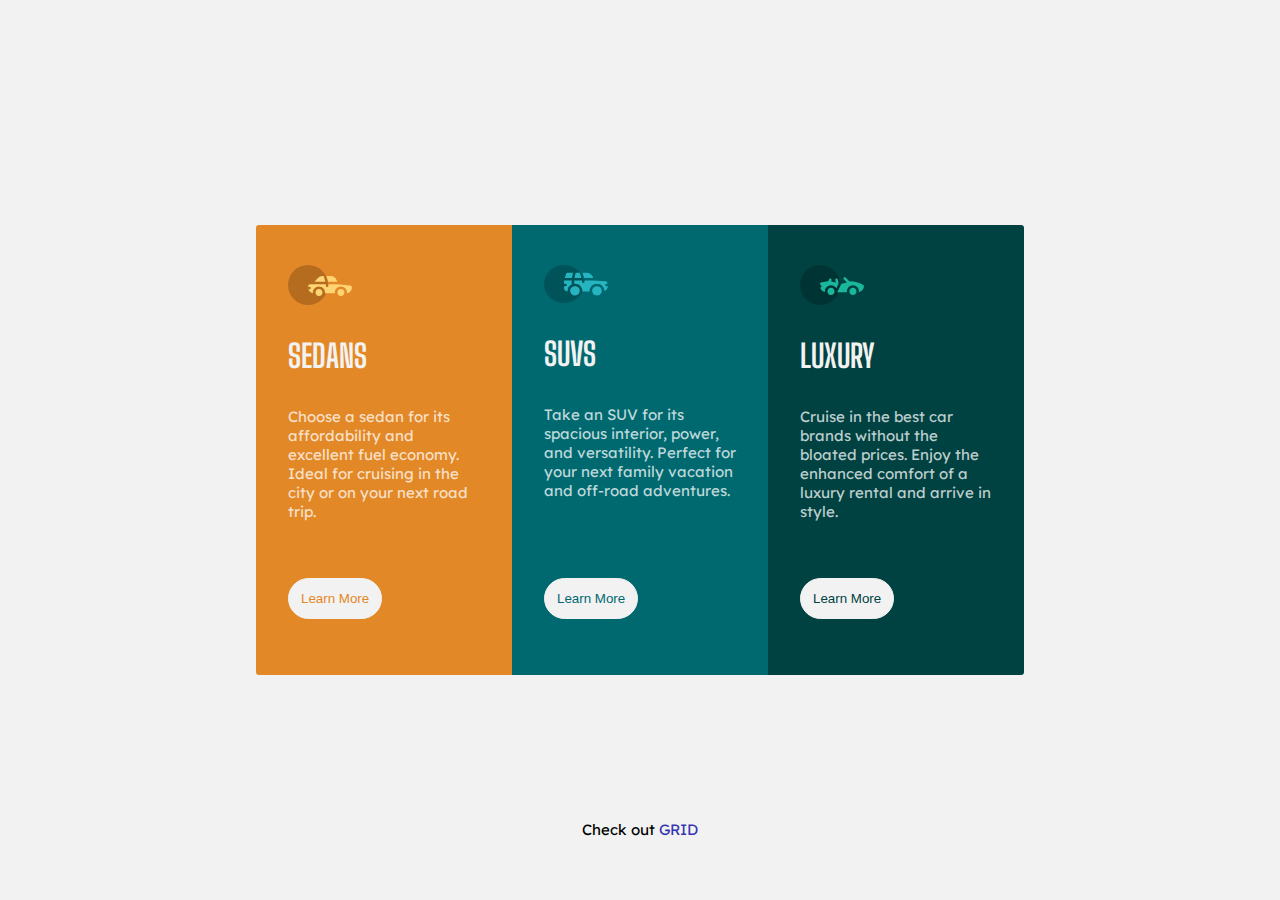
<file: index.html>
<!DOCTYPE html>
<html>

<head>
  <meta charset="utf-8">
  <meta name="viewport" content="width=device-width">
  <title>Our Cars</title>
  <link href="style.css" rel="stylesheet" type="text/css" />
  <link rel="shortcut icon" href="img/Copy of favicon-32x32.png" type="image/x-icon">
</head>

<body>
  <main>
    <section class="sedan">
      <img src="img/Copy of icon-sedans.svg" width="64" height="72">
      <h2>SEDANS</h2>
      <p>Choose a sedan for its affordability and excellent fuel economy. Ideal for cruising in the city or on your next
        road trip.</p>
      <button>Learn More</button>
    </section>

    <section class="suv">
      <img src="img/Copy of icon-suvs.svg" width="64" height="70">
      <h2>SUVS</h2>
      <p>Take an SUV for its spacious interior, power, and versatility. Perfect for your next family vacation and
        off-road
        adventures.</p>
      <button>Learn More</button>
    </section>

    <section class="luxury">
      <img src="img/Copy of icon-luxury.svg" width="64" height="72">
      <h2>LUXURY</h2>
      <p>Cruise in the best car brands without the bloated prices. Enjoy the enhanced comfort of a luxury rental and
        arrive in style.</p>
      <button>Learn More</button>
      </secion>
  </main>
  <footer>
    <p>Check out <a href="grid.html">GRID</a></p>
  </footer>
</body>

</html>
</file>
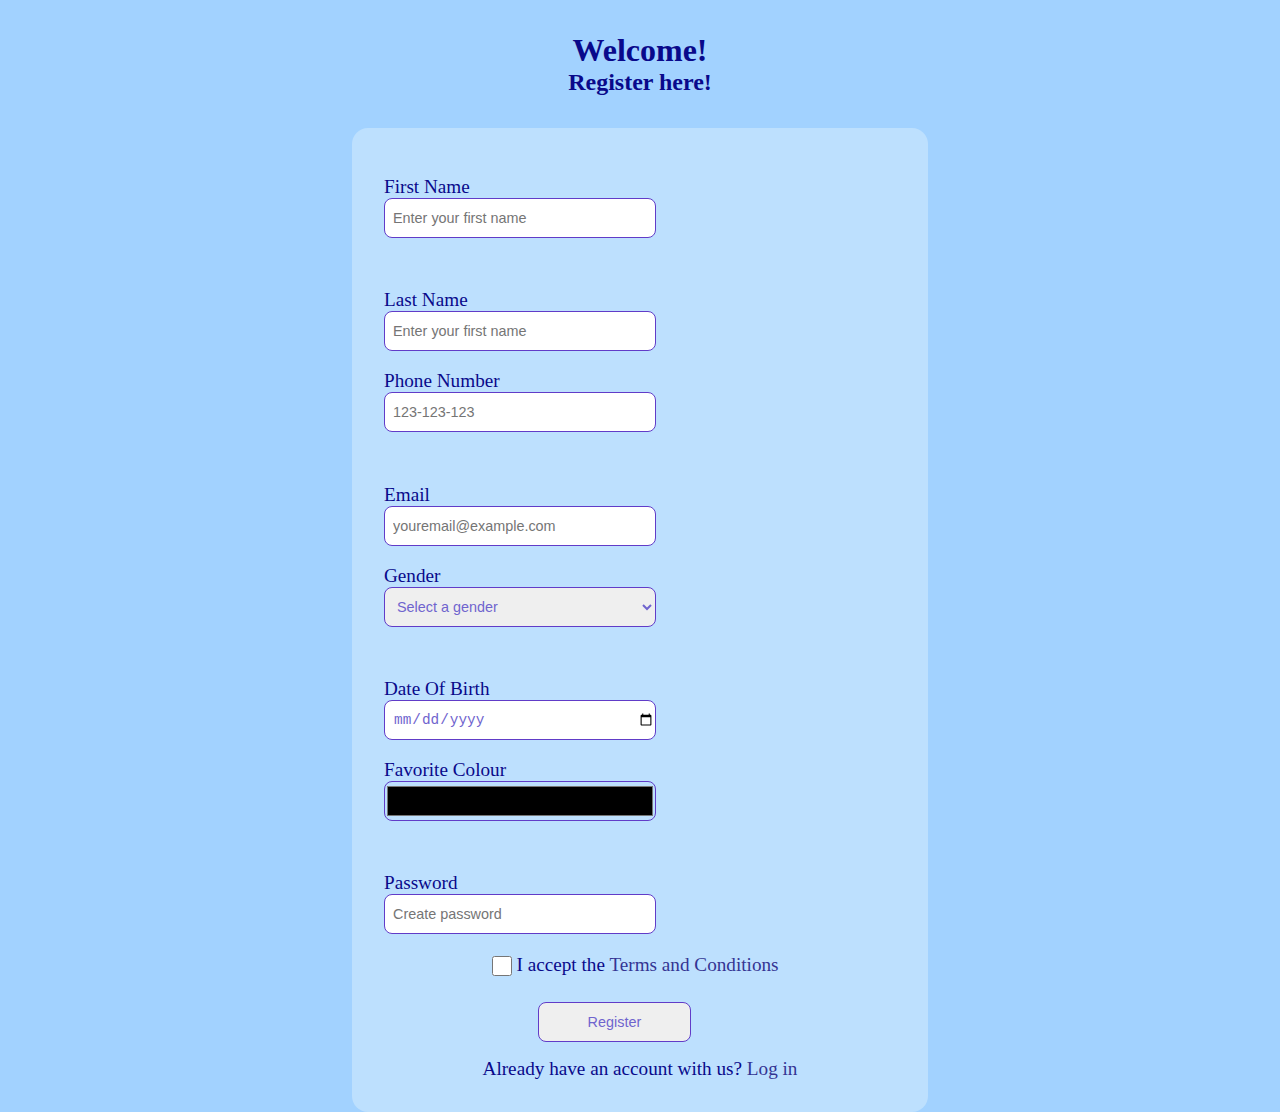
<file: Registration-Page/index.html>
<!DOCTYPE html>
<html lang="en">

<head>
  <meta charset="UTF-8" />
  <meta http-equiv="X-UA-Compatible" content="IE=edge" />
  <meta name="viewport" content="width=device-width, initial-scale=1.0" />
  <link rel="stylesheet" href="styles.css" />
  <title>Registration Page</title>
</head>

<body>
  <header>
    <h1>Welcome!</h1>
    <h2>Register here!</h2>
  </header>
  <main>
    <form action="login.html">
      <div>
        <label for="firstname">First Name
          <input type="text" name="firstname" placeholder="Enter your first name" required />
        </label>

        <label for="lastname">Last Name
          <input type="text" name="lastname" placeholder="Enter your first name" required />
        </label>
      </div>

      <div>
        <label for="phonenumber">Phone Number
          <input type="tel" pattern="[0-9]{3}-[0-9]{3}-[0-9]{3}" placeholder="123-123-123" required />
        </label>


        <label for="email">Email
          <input type="email" name="email" placeholder="youremail@example.com" required />
        </label>
      </div>

      <div>
        <label for="gender">Gender
          <select name="gender" id="gender">
            <option value="1">Select a gender</option>
            <option value="male">Male</option>
            <option value="female">Female</option>
          </select>
        </label>

        <label for="dob">Date Of Birth
          <input type="date" name="dob" max="01/01/2010" title="You must be at least 12 years old" required />
        </label>
      </div>

      <div>
        <label for="color">Favorite Colour
          <input type="color" class="color" />
        </label>

        <label for="password">Password
          <input type="password" name="psw" id="" pattern="(?=.*\d)(?=.*[a-z])(?=.*[A-Z]).{8,}"
            title="Must contain at least one number and one uppercase and one lowercase letter, and at least 8 or more characters"
            required placeholder="Create password" />
        </label>
      </div>
      <!-- <label for="password">Confirm Password</label>
      <input type="password" name="password" id=""
      title="Must be at least 8 or more characters" />
 -->
      <div class="terms">
        <input type="checkbox" required>
        <label for="terms-conditions" class="checkbox">I accept the <a href="#">Terms and Conditions</a>
        </label>
      </div>

      <a href="login.html">
        <input type="submit" value="Register" class="register-btn" />
      </a>

      <p>Already have an account with us? <a href="login.html" target="_self">Log in</a></p>

    </form>
  </main>
</body>

</html>
</file>
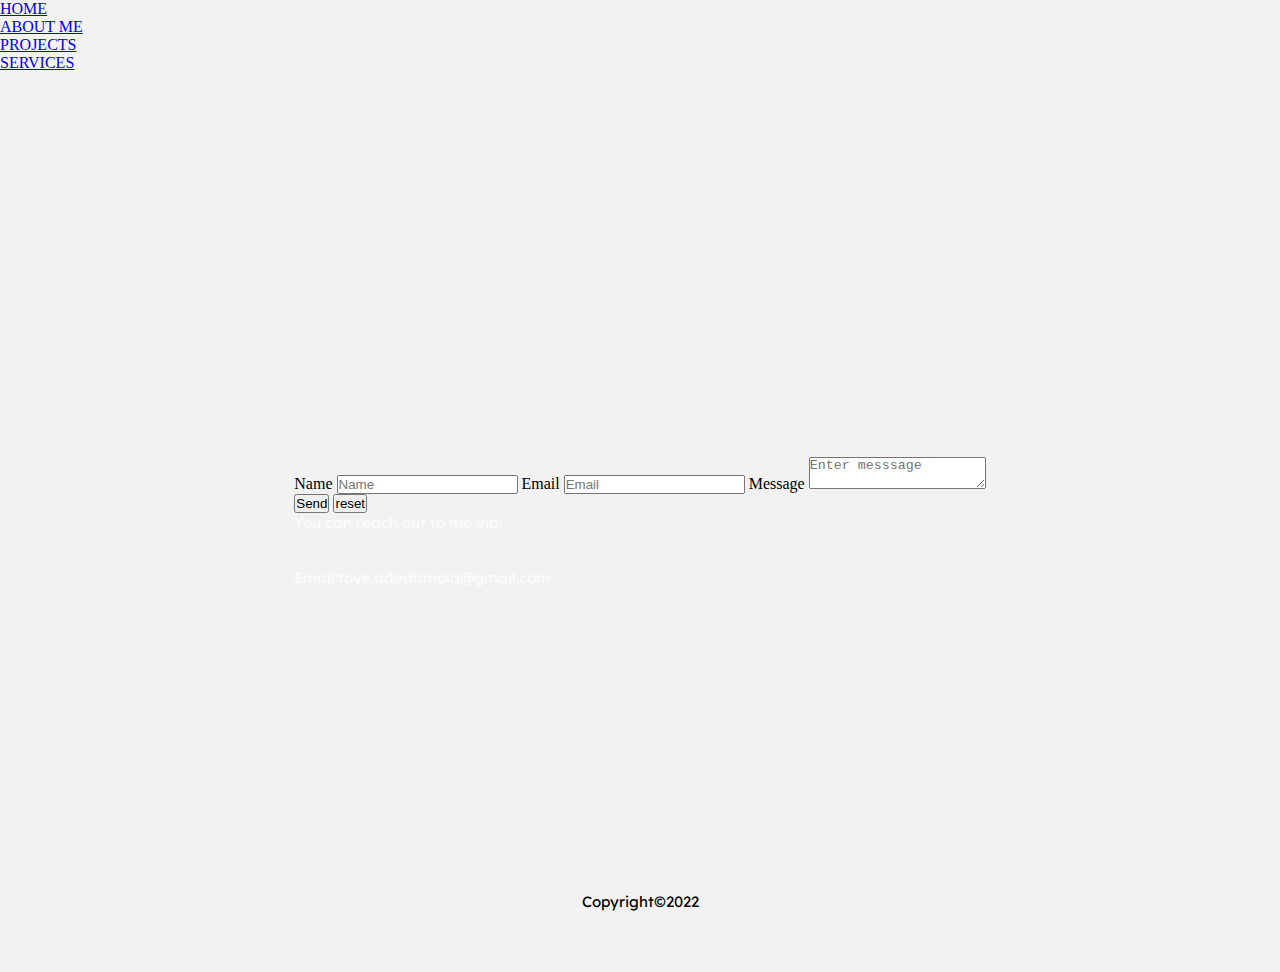
<file: contactme.html>
<!DOCTYPE html>
<html>

<head>
  <meta charset="utf-8">
  <meta name="viewport" content="width=device-width">
  <title>Contact Page</title>
  <link href="style.css" rel="stylesheet" type="text/css" />
</head>

<body>
  <header>
    <nav>
      <ul>
        <li>
          <a href="index.html#home">HOME</a>
        </li>
        <li>
          <a href="index.html#about-me">ABOUT ME</a>
        </li>
        <li>
          <a href="index.html#projects">PROJECTS</a>
        </li>
        <li>
          <a href="index.html#services">SERVICES</a>
        </li>
      </ul>
    </nav>
  </header>
  <main>
    <form>
      <label for="name">Name
        <input type="name" name="name" placeholder="Name">
      </label>
      <label for="email">Email
        <input type="email" name="email" placeholder="Email">
      </label>
      <label for="email">Message
        <textarea placeholder="Enter messsage"></textarea>
      </label>
      <div class="submit">
        <input type="submit" value="Send">
        <input type="reset" value="reset">
      </div>
      <p>You can reach out to me via:</p>
      <div class="icon" <a href="https://www.instagram.com/princesstoyibah/" target="_blank"><img
          src="Instagram-Logo.wine.svg" width="30px" height="30px"></a>
        <a href="https://twitter.com/toyibahcodes" target="_blank"><img src="twitter-svgrepo-com.svg" width="30px"
            height="30px" class="img2"></a>
      </div>
      <p>Email:toye.adedamola@gmail.com</p>
    </form>
  </main>

  <footer>
    <p>Copyright&#169;2022 </p>
  </footer>
</body>

</html>
</file>
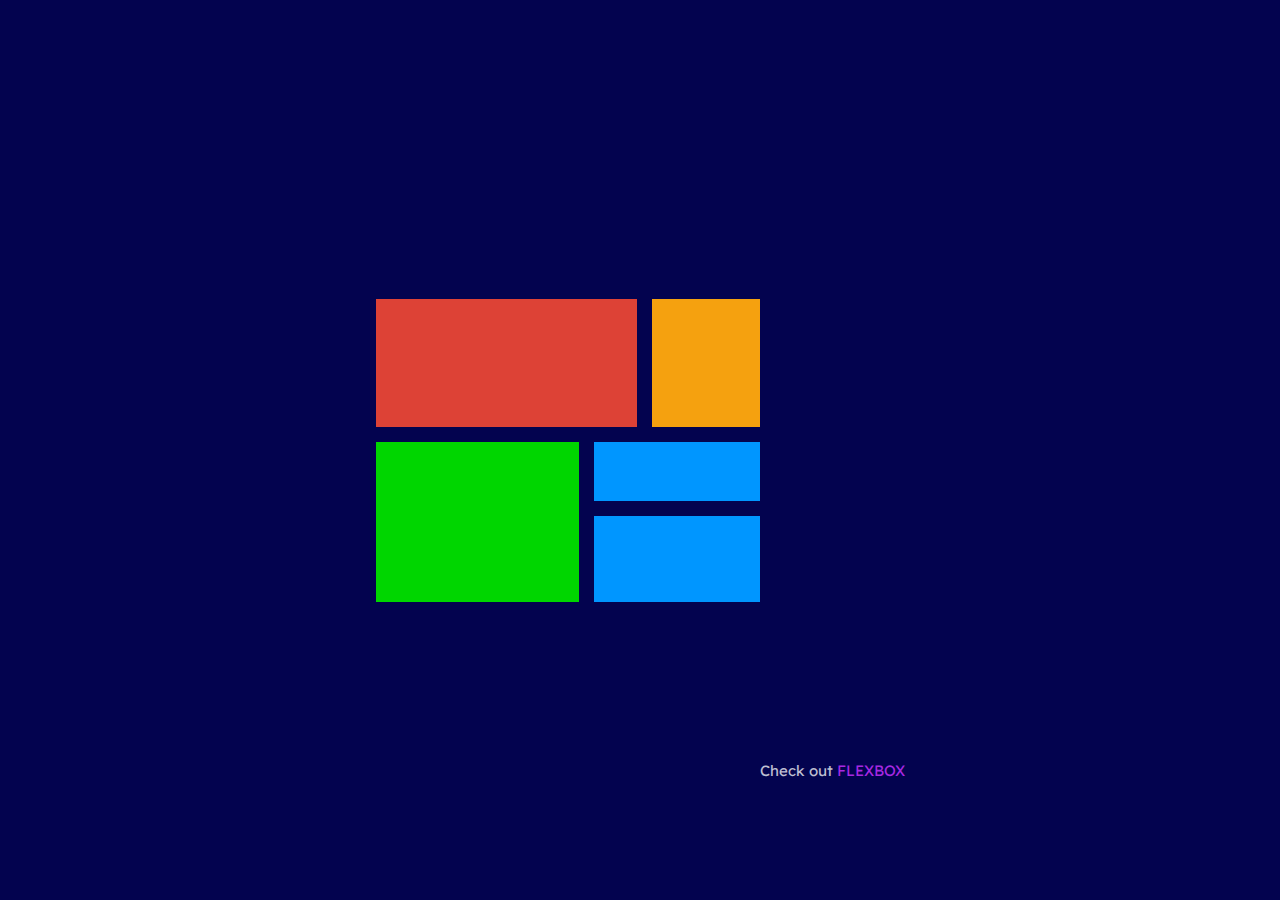
<file: grid.html>
<!DOCTYPE html>
<html lang="en">

<head>
  <meta charset="UTF-8">
  <meta http-equiv="X-UA-Compatible" content="IE=edge">
  <meta name="viewport" content="width=device-width, initial-scale=1.0">
  <link href="grid.css" rel="stylesheet" type="text/css" />
  <title>Grid</title>
</head>

<body>
  <main>
    <div class="red"></div>
    <div class="yellow"></div>
    <div class="green"></div>
    <div class="blue"></div>
    <div class="blue2"></div>
  </main>

  <footer>
    <p>Check out <a href="index.html">FLEXBOX</a></p>
  </footer>
</body>

</html>
</file>
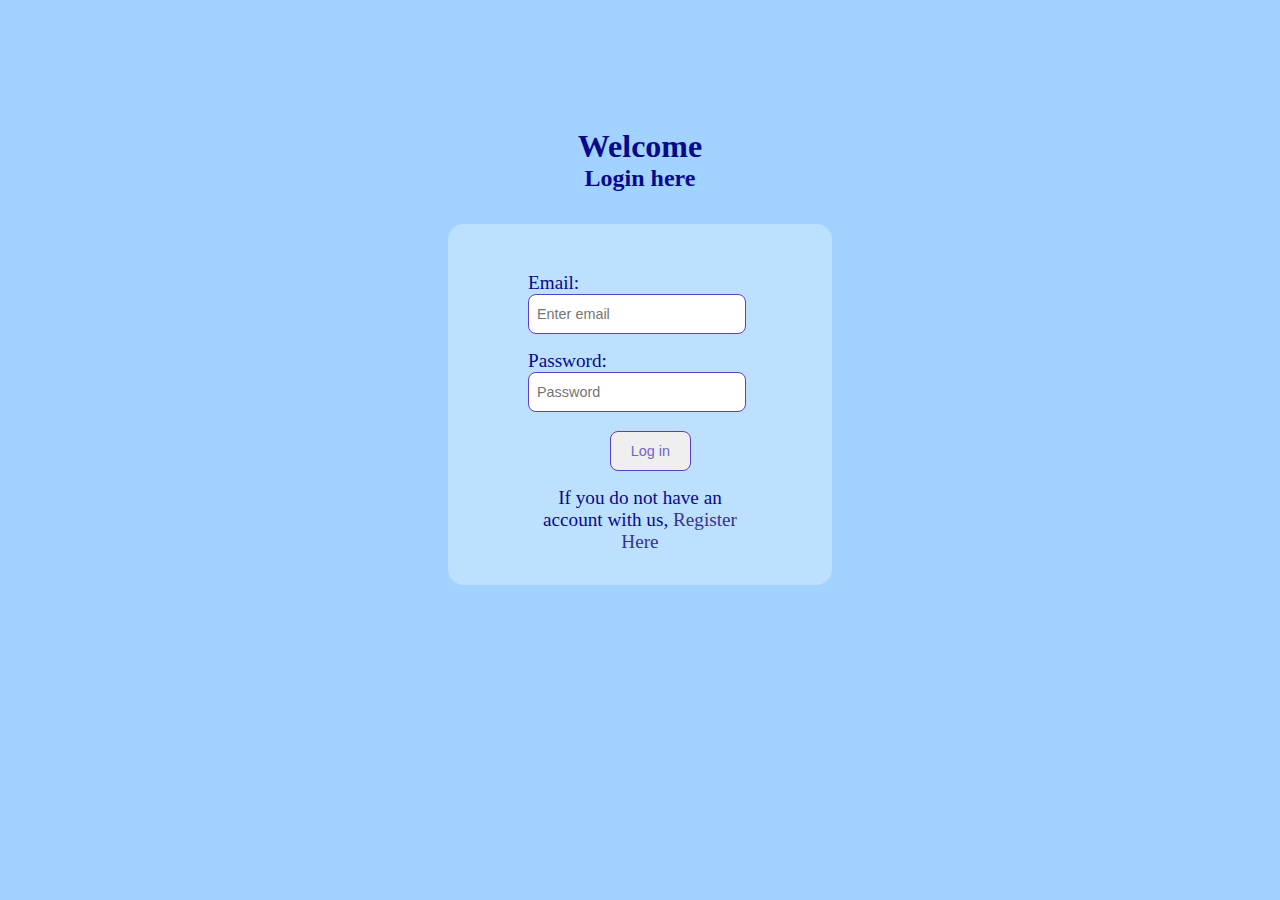
<file: Registration-Page/login.html>
<!DOCTYPE html>
<html lang="en">

<head>
  <meta charset="UTF-8" />
  <meta http-equiv="X-UA-Compatible" content="IE=edge" />
  <meta name="viewport" content="width=device-width, initial-scale=1.0" />
  <link rel="stylesheet" href="styles.css">
  <title>Login Page</title>
</head>

<body>
  <header class="login-header">
    <h1>Welcome</h1>
    <h2>Login here</h2>
  </header>
  <main class="login-main">
    <form action="success.html" class="login-form">
      <label for="email">
        Email:
        <input type="email" placeholder="Enter email" required>
      </label>
      <label for="password">Password:
        <input type="password" name="psw" id="" pattern="(?=.*\d)(?=.*[a-z])(?=.*[A-Z]).{8,}"
          title="Must contain at least one number and one uppercase and one lowercase letter, and at least 8 or more characters"
          placeholder="Password" required />
      </label>
      <a href="success.html">
        <input type="submit" value="Log in">
      </a>
      <p>If you do not have an account with us, <a href="index.html">Register Here</a></p>
    </form>
  </main>
</body>

</html>
</file>
<file: style.css>
@import url('https://fonts.googleapis.com/css2?family=Lexend+Deca&family=Roboto:wght@300&display=swap');
@import url('https://fonts.googleapis.com/css2?family=Big+Shoulders+Display:wght@700&family=Lexend+Deca&family=Roboto:wght@300&display=swap');

*{
  margin:0;
  padding:0;
  box-sizing: border-box;
}

body{
  background-color: hsl(0, 0%, 95%);
}

h2{
  color: hsl(0, 0%, 95%);
  font-family: 'Big Shoulders Display', cursive;
  /* padding:1.5rem 0rem 1.5rem 0rem; */
  font-size:2rem;
}

p{
  color:hsla(0, 0%, 100%, 0.75);
  font-family: 'Lexend Deca', sans-serif;
  font-size:15px;
  flex-grow:1;
}
footer p{
  color:black;
  text-align:center;
  margin-top:-5rem;
}

footer a{
  cursor:pointer;
  color:#3535b1;
  text-decoration:none;
}
footer a:hover{
  color:#6b6bae;
}

main{
  width:60%;
  min-width:600px; 
  margin:auto;
  display:flex;
  justify-content: center;
  align-items: center;
  min-height:100vh;
}
section{
  display:flex;
  flex-direction:column;
  justify-content:flex-start;
  align-items:flex-start;
  gap:2rem;
  padding:2rem;
  padding-top:0.5rem;
}
.sedan{
  background-color:hsl(31, 77%, 52%);
  width:100%;
  height:70%;
  min-height:450px;
  border-radius:3px 0px 0px 3px;
}

.suv{
  background-color: hsl(184, 100%, 22%);
  width:100%;
  height:70%;
  min-height:450px;
 }
.luxury{
  background-color: hsl(179, 100%, 13%);
  width:100%;
  height:10%;
  min-height:450px;
  border-radius:0px 3px 3px 0px;
  position:relative;
 }

img{
  padding-top:2rem;
}

/*BUTTON*/
button{
  padding:12px; 
  white-space: no-wrap;
  border-radius:50px;
  border:1px solid hsl(0, 0%, 95%);
  background-color:hsl(0, 0%, 95%);
  min-width:10px;
  margin-bottom:1.5rem;
}
 /*  .luxury button{
  margin-top:2.8rem;
}  */
button:hover{
  border:2px solid hsl(0, 0%, 95%);
  color: hsl(0, 0%, 95%);
}
.sedan button:hover{
  background-color:hsl(31, 77%, 52%);
  color: hsl(0, 0%, 95%);
}
.suv button:hover{
  background-color: hsl(184, 100%, 22%);
  color: hsl(0, 0%, 95%);
}
.luxury button:hover{
  background-color: hsl(179, 100%, 13%);
  color: hsl(0, 0%, 95%);
}
.sedan button{
  color:hsl(31, 77%, 52%);
}
.suv button{
  color: hsl(184, 100%, 22%);
}
.luxury button{
  color: hsl(179, 100%, 13%);
}

/*MOBILE DEVICE*/
@media screen and (max-width:375px){
  main{
    display:flex;
    flex-direction:column;
    align-items:center;
    height:90%;
    width:70%;
    min-width:200px;
    margin-top:4rem;
    margin-bottom:4rem;
  }
  
  button{
    position:static;
    margin-top:2rem;
    white-space: nowrap;
    display:flex;
    justify-content:center;
  }
  .sedan{
    border-radius:3px 3px 0px 0px;
  }
  .luxury{
    border-radius:0px 0px 3px 3px;
  }
}
</file>
<file: Registration-Page/styles.css>
*{
    margin: 0;
    padding: 0;
    box-sizing: border-box;
}

body{
    background-color: #a2d2ff  /*rgba(270,143,249,0.2)*/;
    color:#09098b;
    width:100%;
   
}
header{
  text-align:center;
  width:100%;
  margin-top:2rem;
}
main{
  display:flex;
  justify-content:center;
  margin-top:2rem;
}
form{
  width: 45%;
  max-width:50rem;
  min-width: 20rem;
  background-color:#bde0fe; /* #edceed */;
  border-radius:1rem;
  justify-content:center;
  padding:2rem;
  box-shadow: ;
}
label{
    display:block;
    font-size:1.2rem;
    margin-top:1rem;
    margin-bottom:0.2rem;
    width:17rem;
}
div{
  display:flex;
  gap:2rem;
  flex-flow:wrap;
}
input:not(.checkbox), select,button{
  width:100%;
  min-height:2.5rem;
  border-radius:0.5rem;
  border:1px solid #613cc8;
  font-size:0.9rem;
  color:#6f64ce;
  padding-left:0.5rem;
}
input:hover{
  border:2px solid #050585;
}
input[type="color"]{
  width:100%;
  padding-left:0;
  height:1px;
  background-color:transparent;
}
.terms{
  display:flex;
  flex-direction:row;
  gap:5px;
  justify-content:center;
}
input[type="checkbox"]{
  width:20px;
  margin-top:8px;
  padding:0;
}
input[type="submit"]{
  margin-top:1rem;
  margin-bottom:1rem;
  width:30%;
  text-align:center;
  padding-left:0;
  margin-left:30%;
  cursor:pointer;

 }
input[type="submit"]:hover{
  color:#1b046c;
  background-color: white;/*#f2e3e6
*/}

p{
  text-align:center;
  font-size:1.2rem;
}
a{
  color:#343493;
  text-decoration:none;
  cursor:pointer;
}
a:hover{
  color:rgba(52,52,147,0.5);
}

/*SUCCESS PAGE*/
.success_main{
  display:flex;
  flex-direction:column;
  justify-content:center;
  align-content:center;
  text-align:center;
  margin-top:10rem;
  gap:0rem;
}
.success_main input[type="submit"]{
  margin-left:0;
  width:10%;
}
img{
  width:200px;
  height:200px;
  margin:auto;
}

/*LOGIN FORM*/
.login-form{
  width:30%;
  min-width:20rem;
  max-width:30rem;
  padding-left:5rem;
}
.login-form p{
  text-align:center;
  padding-right:3rem;
}

.login-form label{
  min-width:10rem;
  width:80%;
}
.login-header{
  margin-top:10%;
}
</file>
<file: grid.css>
@import url('https://fonts.googleapis.com/css2?family=Big+Shoulders+Display:wght@700&family=Lexend+Deca&family=Roboto:wght@300&display=swap');
*{
  margin:0;
  padding:0;
  box-sizing: border-box;
}

body{
  background-color: #03034f;
  display:flex;
  align-items:center;
  justify-content: center;
  min-height:100vh;
}

main{
  display:grid;
  grid-template-areas: 
  'r r y'
  'r r y'
  'g b b'
  'g b2 b2'
  'g b2 b2'
  ;
  width:30%;
  gap:15px;
}


.red{
  background-color: #dd4236;
  grid-area:r;
  padding:4rem;
}
.yellow{
  background-color: #f5a10f;
  grid-area:y;
  padding:2rem;
}
.green{
  background-color: #00d600;
  grid-area:g;
  padding:5rem;
}
.blue{
  background-color:#0096FF;
  grid-area:b;
  padding:1.5rem;
}
.blue2{
  background-color:#0096FF;
  grid-area:b2;
  padding:2.0rem;
}

footer p{
  color:hsla(0, 0%, 100%, 0.75);
  font-family: 'Lexend Deca', sans-serif;
  font-size:15px;
  margin-top:40rem;
}
footer a{
  cursor:pointer;
  color:#a728e2;
  text-decoration:none;
}
footer a:hover{
  color:#c787f2;
}
</file>
